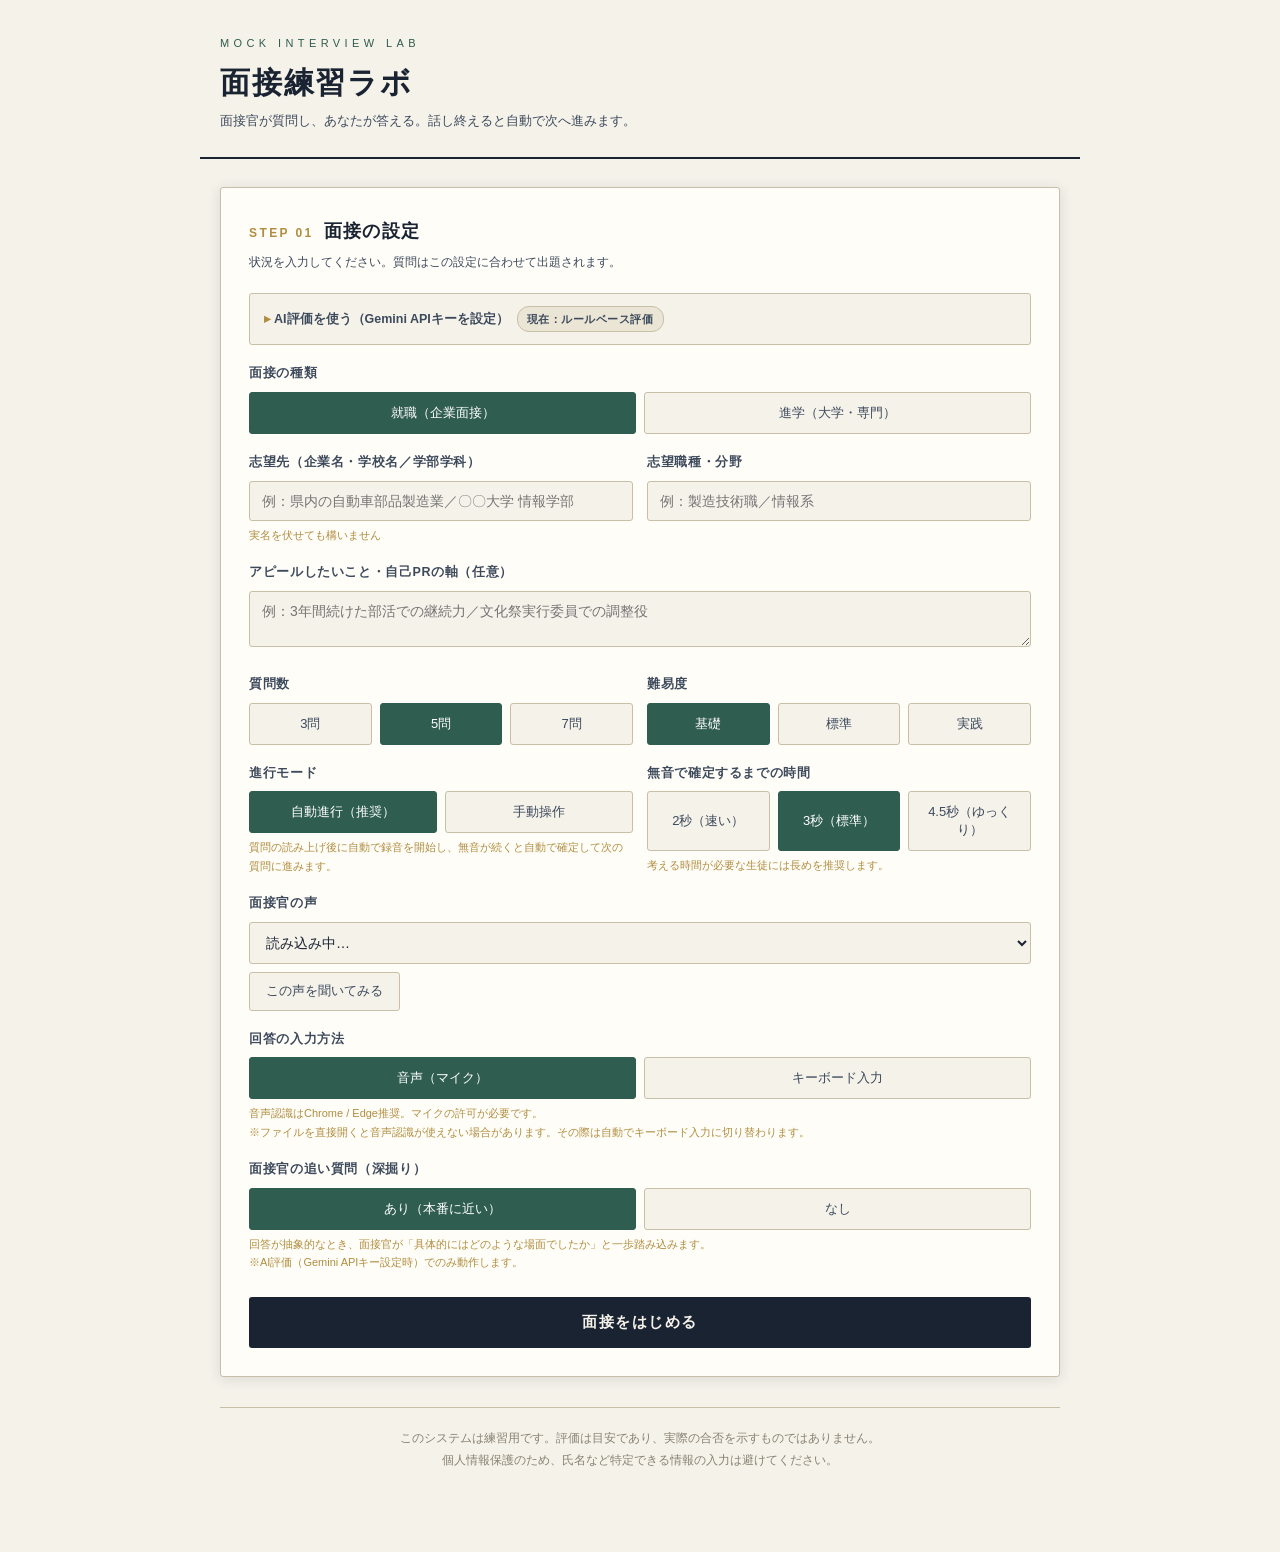
<file: index.html>
<!DOCTYPE html>
<html lang="ja">
<head>
<meta charset="UTF-8">
<meta name="viewport" content="width=device-width, initial-scale=1.0">
<title>面接練習ラボ｜AI模擬面接システム</title>
<!-- 画面の見た目と動作は外部ファイルで管理する -->
<link rel="stylesheet" href="style.css">
</head>
<body>
<!-- ===== ヘッダー ===== -->
<header>
  <div class="eyebrow">MOCK INTERVIEW LAB</div>
  <h1>面接練習ラボ</h1>
  <p>面接官が質問し、あなたが答える。話し終えると自動で次へ進みます。</p>
</header>

<div class="wrap">
<!-- ===== 面接設定 ===== -->
<section class="panel" id="setup">
  <h2><span class="num">STEP 01</span>面接の設定</h2>
  <p class="sub">状況を入力してください。質問はこの設定に合わせて出題されます。</p>

  <details class="acc" id="apiAcc">
    <summary>AI評価を使う（Gemini APIキーを設定）<span class="badge rule" id="modeBadge">現在：ルールベース評価</span></summary>
    <div class="body">
      <div class="field" style="margin-bottom:8px">
        <input type="password" id="apiKey" placeholder="AIza... （Google AI Studio で取得）">
        <div class="hint">キーを入れると質問生成・講評がAIによる高精度なものになります。未入力でもルールベース評価で全機能が動作します。キーはこの端末内にのみ保存されます。</div>
      </div>
      <div class="controls" style="margin-top:10px">
        <button class="ctrl" id="saveKey">保存して有効化</button>
        <button class="ctrl" id="testKey">接続テスト</button>
        <button class="ctrl" id="clearKey">キーを削除</button>
      </div>
      <div id="testResult" style="display:none;margin-top:12px;padding:14px 16px;border-radius:3px;font-family:'Hiragino Kaku Gothic ProN',sans-serif;font-size:12.5px;line-height:1.9"></div>
    </div>
  </details>

  <div class="field">
    <label>面接の種類</label>
    <div class="seg" id="segType">
      <button data-v="就職" class="on">就職（企業面接）</button>
      <button data-v="進学">進学（大学・専門）</button>
    </div>
  </div>

  <div class="row">
    <div class="field">
      <label>志望先（企業名・学校名／学部学科）</label>
      <input type="text" id="target" placeholder="例：県内の自動車部品製造業／〇〇大学 情報学部">
      <div class="hint">実名を伏せても構いません</div>
    </div>
    <div class="field">
      <label>志望職種・分野</label>
      <input type="text" id="role" placeholder="例：製造技術職／情報系">
    </div>
  </div>

  <div class="field">
    <label>アピールしたいこと・自己PRの軸（任意）</label>
    <textarea id="strength" rows="2" placeholder="例：3年間続けた部活での継続力／文化祭実行委員での調整役"></textarea>
  </div>

  <div class="row">
    <div class="field">
      <label>質問数</label>
      <div class="seg" id="segCount">
        <button data-v="3">3問</button><button data-v="5" class="on">5問</button><button data-v="7">7問</button>
      </div>
    </div>
    <div class="field">
      <label>難易度</label>
      <div class="seg" id="segLevel">
        <button data-v="基礎" class="on">基礎</button><button data-v="標準">標準</button><button data-v="実践">実践</button>
      </div>
    </div>
  </div>

  <div class="row">
    <div class="field">
      <label>進行モード</label>
      <div class="seg" id="segMode">
        <button data-v="auto" class="on">自動進行（推奨）</button>
        <button data-v="manual">手動操作</button>
      </div>
      <div class="hint" id="modeHint">質問の読み上げ後に自動で録音を開始し、無音が続くと自動で確定して次の質問に進みます。</div>
    </div>
    <div class="field">
      <label>無音で確定するまでの時間</label>
      <div class="seg" id="segSilence">
        <button data-v="2000">2秒（速い）</button><button data-v="3000" class="on">3秒（標準）</button><button data-v="4500">4.5秒（ゆっくり）</button>
      </div>
      <div class="hint">考える時間が必要な生徒には長めを推奨します。</div>
    </div>
  </div>

  <div class="field">
    <label>面接官の声</label>
    <select id="voiceSel" style="width:100%;font-family:'Hiragino Kaku Gothic ProN',sans-serif;font-size:14px;padding:11px 12px;border:1px solid var(--line);border-radius:3px;background:var(--paper);color:var(--ink)">
      <option>読み込み中…</option>
    </select>
    <div class="controls" style="margin-top:8px">
      <button class="ctrl" id="voiceTest">この声を聞いてみる</button>
    </div>
    <div class="hint" id="voiceHint"></div>
  </div>

  <div class="field">
    <label>回答の入力方法</label>
    <div class="seg" id="segInput">
      <button data-v="voice" class="on">音声（マイク）</button>
      <button data-v="text">キーボード入力</button>
    </div>
    <div class="hint" id="micHint">音声認識はChrome / Edge推奨。マイクの許可が必要です。<br>※ファイルを直接開くと音声認識が使えない場合があります。その際は自動でキーボード入力に切り替わります。</div>
  </div>

  <div class="field">
    <label>面接官の追い質問（深掘り）</label>
    <div class="seg" id="segFollow">
      <button data-v="on" class="on">あり（本番に近い）</button>
      <button data-v="off">なし</button>
    </div>
    <div class="hint">回答が抽象的なとき、面接官が「具体的にはどのような場面でしたか」と一歩踏み込みます。<br>※AI評価（Gemini APIキー設定時）でのみ動作します。</div>
  </div>

  <button class="btn-primary" id="startBtn">面接をはじめる</button>
  <div id="originWarn" style="display:none;margin-top:14px;padding:14px 16px;border-radius:3px;background:#fdf7e8;border:1px solid #b08d3f;font-family:'Hiragino Kaku Gothic ProN',sans-serif;font-size:12.5px;color:#7a5c50;line-height:1.85"></div>
  <div class="err" id="setupErr"></div>
</section>

<!-- ===== 面接室 ===== -->
<section class="room" id="room">
  <div class="progress-bar" id="progress"></div>

  <div class="stage" id="stage">
    <div class="stage-inner">
      <div class="avatar-col">
        <div class="avatar-frame" id="avatarFrame">
          <svg id="avatarSvg" viewBox="0 0 200 200" xmlns="http://www.w3.org/2000/svg">
            <defs>
              <linearGradient id="skin" x1="0" y1="0" x2="0" y2="1">
                <stop offset="0%" stop-color="#f0d5bc"/><stop offset="100%" stop-color="#dfbb9d"/>
              </linearGradient>
              <linearGradient id="suit" x1="0" y1="0" x2="0" y2="1">
                <stop offset="0%" stop-color="#2c3a44"/><stop offset="100%" stop-color="#1b262e"/>
              </linearGradient>
              <linearGradient id="hairG" x1="0" y1="0" x2="0" y2="1">
                <stop offset="0%" stop-color="#3b3a38"/><stop offset="100%" stop-color="#26251f"/>
              </linearGradient>
            </defs>
            <g>
              <!-- 肩・スーツ -->
              <path d="M40 200 Q42 156 74 146 L126 146 Q158 156 160 200 Z" fill="url(#suit)"/>
              <path d="M100 146 L88 200 L100 200 L112 200 L100 146Z" fill="#f2efe6"/>
              <path d="M100 150 L92 166 L100 178 L108 166 Z" fill="#8c3b34"/>
              <path d="M88 146 L100 168 L82 200 L74 146Z" fill="#354550" opacity=".85"/>
              <path d="M112 146 L100 168 L118 200 L126 146Z" fill="#354550" opacity=".85"/>
              <!-- 首 -->
              <rect x="88" y="122" width="24" height="30" rx="10" fill="#dcb595"/>
              <!-- 頭 -->
              <g id="head">
                <ellipse cx="100" cy="88" rx="42" ry="47" fill="url(#skin)"/>
                <!-- 耳 -->
                <ellipse cx="58" cy="92" rx="6" ry="9" fill="#dfbb9d"/>
                <ellipse cx="142" cy="92" rx="6" ry="9" fill="#dfbb9d"/>
                <!-- 髪 -->
                <path d="M58 82 Q60 40 100 40 Q140 40 142 82 Q140 62 128 58 Q112 66 100 62 Q84 66 72 58 Q60 62 58 82Z" fill="url(#hairG)"/>
                <!-- 眉 -->
                <path d="M74 74 Q84 70 92 73" stroke="#3b3a38" stroke-width="3.2" fill="none" stroke-linecap="round"/>
                <path d="M108 73 Q116 70 126 74" stroke="#3b3a38" stroke-width="3.2" fill="none" stroke-linecap="round"/>
                <!-- 目 -->
                <g id="eyes">
                  <ellipse id="eyeL" cx="83" cy="88" rx="7.5" ry="5.4" fill="#fff"/>
                  <ellipse id="eyeR" cx="117" cy="88" rx="7.5" ry="5.4" fill="#fff"/>
                  <circle id="pupL" cx="83" cy="88" r="3.4" fill="#2a2622"/>
                  <circle id="pupR" cx="117" cy="88" r="3.4" fill="#2a2622"/>
                  <circle cx="84.6" cy="86.6" r="1.1" fill="#fff" opacity=".9"/>
                  <circle cx="118.6" cy="86.6" r="1.1" fill="#fff" opacity=".9"/>
                </g>
                <!-- 鼻 -->
                <path d="M100 92 Q97 102 101 104" stroke="#c99b7c" stroke-width="2" fill="none" stroke-linecap="round"/>
                <!-- 口 -->
                <ellipse id="mouth" cx="100" cy="114" rx="10" ry="1.6" fill="#a8574c"/>
                <!-- メガネ -->
                <g opacity=".75" stroke="#4a4a46" stroke-width="2" fill="none">
                  <circle cx="83" cy="88" r="13"/><circle cx="117" cy="88" r="13"/>
                  <path d="M96 88 L104 88"/><path d="M70 86 L60 89"/><path d="M130 86 L140 89"/>
                </g>
              </g>
            </g>
          </svg>
        </div>
        <div class="avatar-name">面接官</div>
        <div class="avatar-state idle" id="avatarState">準備中</div>
      </div>

      <div class="q-col">
        <div class="q-meta">
          <span><span id="qCounter">質問 1</span><span id="followTag" style="display:none;margin-left:10px;padding:2px 9px;border-radius:11px;font-size:10px;background:#8c3b34;color:#fff;letter-spacing:.05em">追い質問</span></span>
          <span><span id="engineLive" style="margin-right:12px;padding:2px 9px;border-radius:11px;font-size:10px;letter-spacing:.05em"></span><span id="qCat">動機</span></span>
        </div>
        <div class="q-text" id="qText">…</div>
        <div class="q-intent" id="qIntent"></div>
        <div class="vu" id="vu"></div>
        <div class="countdown" id="countdown"></div>
        <div id="micLive" style="font-family:'Hiragino Kaku Gothic ProN',sans-serif;font-size:10.5px;color:#7f8f88;margin-top:6px;letter-spacing:.05em;display:none">
          ● マイク接続中（面接終了まで保持されます）
        </div>
      </div>
    </div>
  </div>

  <div class="answer-box empty" id="answerBox">ここに回答が入ります。</div>
  <div class="meta-line"><span class="st" id="micStatus"></span><span class="ct" id="charCount"></span></div>

  <div class="controls">
    <button class="ctrl" id="replayBtn">🔊 もう一度聞く</button>
    <button class="ctrl" id="intentBtn">質問の意図</button>
    <button class="ctrl rec" id="recBtn">● 録音</button>
    <button class="ctrl" id="clearBtn">やり直す</button>
    <button class="ctrl primary" id="nextBtn">確定して次へ →</button>
    <label class="auto-toggle"><input type="checkbox" id="autoChk" checked>自動進行</label>
  </div>
</section>

<!-- ===== 分析中 ===== -->
<div class="loader" id="loader">
  <div class="spin"></div>
  <p id="loaderMsg">回答を分析しています…</p>
</div>

<!-- ===== 評価結果 ===== -->
<section class="eval" id="eval"></section>

<div class="notice">
  このシステムは練習用です。評価は目安であり、実際の合否を示すものではありません。<br>
  個人情報保護のため、氏名など特定できる情報の入力は避けてください。
</div>
</div>

<!-- HTMLの読み込み後に画面の動作を初期化する -->
<script src="script.js"></script>
</body>
</html>
</file>
<file: style.css>
:root {
  --ink:#1a2332;
  --ink-soft:#3d4a5c;
  --paper:#f5f2ea;
  --paper-warm:#ebe5d6;
  --line:#c9bfa8;
  --accent:#2f5d50;
  --accent-soft:#4a7a6b;
  --gold:#b08d3f;
  --alert:#a4432f;
  --ok:#3f7a4a;
  --shadow:rgba(26,35,50,.12);
}
* {
  box-sizing:border-box;
  margin:0;
  padding:0
}
html {
  scroll-behavior:smooth
}
body {
  font-family:"Hiragino Mincho ProN","Yu Mincho",serif;
  background:var(--paper);
  color:var(--ink);
  line-height:1.75;
  -webkit-font-smoothing:antialiased
}
.wrap {
  max-width:880px;
  margin:0 auto;
  padding:0 20px 80px
}
header {
  border-bottom:2px solid var(--ink);
  padding:34px 20px 24px;
  max-width:880px;
  margin:0 auto
}
.eyebrow {
  font-family:"Hiragino Kaku Gothic ProN",sans-serif;
  font-size:11px;
  letter-spacing:.4em;
  color:var(--accent);
  margin-bottom:10px
}
header h1 {
  font-size:30px;
  font-weight:600;
  letter-spacing:.06em;
  line-height:1.3
}
header p {
  font-family:"Hiragino Kaku Gothic ProN",sans-serif;
  font-size:13px;
  color:var(--ink-soft);
  margin-top:8px
}
.panel {
  background:#fffdf8;
  border:1px solid var(--line);
  border-radius:3px;
  padding:28px;
  margin-top:28px;
  box-shadow:0 2px 14px var(--shadow)
}
.panel h2 {
  font-size:18px;
  letter-spacing:.08em;
  margin-bottom:4px;
  display:flex;
  align-items:baseline;
  gap:10px
}
.panel h2 .num {
  font-family:"Hiragino Kaku Gothic ProN",sans-serif;
  font-size:12px;
  color:var(--gold);
  letter-spacing:.2em
}
.panel .sub {
  font-family:"Hiragino Kaku Gothic ProN",sans-serif;
  font-size:12px;
  color:var(--ink-soft);
  margin-bottom:20px
}
.field {
  margin-bottom:18px
}
.field label {
  display:block;
  font-family:"Hiragino Kaku Gothic ProN",sans-serif;
  font-size:12.5px;
  font-weight:600;
  letter-spacing:.05em;
  margin-bottom:7px;
  color:var(--ink-soft)
}
.seg {
  display:flex;
  gap:8px;
  flex-wrap:wrap
}
.seg button {
  flex:1;
  min-width:108px;
  font-family:"Hiragino Kaku Gothic ProN",sans-serif;
  font-size:13px;
  padding:11px 10px;
  cursor:pointer;
  background:var(--paper);
  border:1px solid var(--line);
  border-radius:3px;
  color:var(--ink-soft);
  transition:all .15s
}
.seg button:hover {
  border-color:var(--accent-soft)
}
.seg button.on {
  background:var(--accent);
  color:#fff;
  border-color:var(--accent)
}
input[type=text],input[type=password],textarea {
  width:100%;
  font-family:"Hiragino Kaku Gothic ProN",sans-serif;
  font-size:14px;
  padding:11px 12px;
  border:1px solid var(--line);
  border-radius:3px;
  background:var(--paper);
  color:var(--ink);
  resize:vertical
}
input:focus,textarea:focus {
  outline:2px solid var(--accent-soft);
  outline-offset:-1px;
  border-color:var(--accent)
}
.row {
  display:flex;
  gap:14px;
  flex-wrap:wrap
}
.row .field {
  flex:1;
  min-width:200px
}
.hint {
  font-family:"Hiragino Kaku Gothic ProN",sans-serif;
  font-size:11px;
  color:var(--gold);
  margin-top:5px;
  line-height:1.65
}
.btn-primary {
  font-family:"Hiragino Kaku Gothic ProN",sans-serif;
  font-size:15px;
  font-weight:600;
  letter-spacing:.1em;
  width:100%;
  padding:16px;
  cursor:pointer;
  margin-top:8px;
  background:var(--ink);
  color:var(--paper);
  border:none;
  border-radius:3px;
  transition:background .2s
}
.btn-primary:hover {
  background:var(--accent)
}
.btn-primary:disabled {
  opacity:.4;
  cursor:not-allowed
}
.acc {
  border:1px solid var(--line);
  border-radius:3px;
  margin-bottom:18px;
  background:var(--paper)
}
.acc summary {
  font-family:"Hiragino Kaku Gothic ProN",sans-serif;
  font-size:12.5px;
  font-weight:600;
  padding:12px 14px;
  cursor:pointer;
  color:var(--ink-soft);
  list-style:none
}
.acc summary::-webkit-details-marker {
  display:none
}
.acc summary::before {
  content:"▸ ";
  color:var(--gold)
}
.acc[open] summary::before {
  content:"▾ "
}
.acc .body {
  padding:0 14px 16px
}
.badge {
  display:inline-block;
  font-family:"Hiragino Kaku Gothic ProN",sans-serif;
  font-size:10.5px;
  padding:3px 9px;
  border-radius:12px;
  letter-spacing:.05em;
  margin-left:8px;
  white-space:nowrap
}
.badge.ai {
  background:var(--accent);
  color:#fff
}
.badge.rule {
  background:var(--paper-warm);
  color:var(--ink-soft);
  border:1px solid var(--line)
}

/* ===== 面接室 ===== */
.room {
  margin-top:28px;
  display:none
}
.progress-bar {
  display:flex;
  gap:6px;
  margin-bottom:20px
}
.progress-bar span {
  flex:1;
  height:4px;
  background:var(--paper-warm);
  border-radius:2px;
  transition:background .4s
}
.progress-bar span.done {
  background:var(--accent)
}
.progress-bar span.current {
  background:var(--gold)
}

.stage {
  background:linear-gradient(170deg,#25352f,#1a2332);
  border-radius:3px;
  padding:26px 28px 22px;
  box-shadow:0 4px 20px rgba(26,35,50,.28);
  position:relative;
  overflow:hidden
}
.stage::after {
  content:"";
  position:absolute;
  inset:0;
  background:radial-gradient(ellipse at 30% 20%,rgba(232,217,168,.07),transparent 60%);
  pointer-events:none
}
.stage-inner {
  display:flex;
  gap:26px;
  align-items:flex-start;
  position:relative;
  z-index:1
}
.avatar-col {
  flex:0 0 168px;
  text-align:center
}
.avatar-frame {
  width:168px;
  height:168px;
  border-radius:50%;
  background:radial-gradient(circle at 50% 35%,#3a4f47,#22302b);
  border:2px solid rgba(232,217,168,.3);
  display:flex;
  align-items:center;
  justify-content:center;
  overflow:hidden;
  transition:border-color .4s,box-shadow .4s
}
.avatar-frame.listening {
  border-color:rgba(164,67,47,.75);
  box-shadow:0 0 0 4px rgba(164,67,47,.14)
}
.avatar-frame.speaking {
  border-color:rgba(232,217,168,.75);
  box-shadow:0 0 0 4px rgba(232,217,168,.13)
}
.avatar-frame.thinking {
  border-color:rgba(176,141,63,.6)
}
#avatarSvg {
  width:150px;
  height:150px;
  transition:transform .35s cubic-bezier(.34,1.4,.64,1)
}
.avatar-name {
  font-family:"Hiragino Kaku Gothic ProN",sans-serif;
  font-size:12px;
  color:#c9d0c5;
  margin-top:12px;
  letter-spacing:.08em
}
.avatar-state {
  font-family:"Hiragino Kaku Gothic ProN",sans-serif;
  font-size:11px;
  margin-top:5px;
  letter-spacing:.06em;
  min-height:16px
}
.avatar-state.listening {
  color:#e08a72
}
.avatar-state.speaking {
  color:#e8d9a8
}
.avatar-state.thinking {
  color:#b08d3f
}
.avatar-state.idle {
  color:#8a9690
}

.q-col {
  flex:1;
  min-width:0
}

/* ===== 本番モード（音声入力時）=====
面接官を大きく中央に据え、質問文は表示しない。
Chromebook（画面高768px前後）でもスクロールせず全体が収まるよう、
アバターの大きさは画面の高さを基準に決める。 */
.stage.live {
  padding:2.2vh 28px 1.8vh
}
.stage.live .stage-inner {
  flex-direction:column;
  align-items:center;
  gap:.8vh
}
.stage.live .avatar-col {
  flex:none
}
.stage.live .avatar-frame {
  width:min(46vh,400px);
  height:min(46vh,400px);
  border-width:3px
}
.stage.live #avatarSvg {
  width:90%;
  height:90%
}
.stage.live .avatar-name {
  font-size:13px;
  margin-top:1vh;
  letter-spacing:.16em
}
.stage.live .avatar-state {
  font-size:12px;
  margin-top:2px
}
.stage.live .q-col {
  width:100%;
  max-width:520px;
  text-align:center
}
.stage.live .q-text {
  display:none
}          /* 質問文は出さない */
.stage.live .q-meta {
  justify-content:center;
  gap:18px;
  margin-bottom:0
}
.stage.live .q-intent {
  text-align:left
}
.stage.live .vu {
  margin-top:1vh
}
.stage.live .countdown {
  text-align:center;
  min-height:15px
}

/* 面接中は、画面に収めるため周辺の要素を圧縮・非表示にする */
body.interviewing header {
  display:none
}
body.interviewing .wrap {
  padding-bottom:14px
}
body.interviewing .room {
  margin-top:14px
}
body.interviewing .progress-bar {
  margin-bottom:12px
}
body.interviewing .notice {
  display:none
}
body.interviewing .answer-box {
  min-height:64px;
  max-height:16vh;
  overflow-y:auto;
  margin-top:12px;
  padding:11px 15px
}
body.interviewing .controls {
  margin-top:10px
}
body.interviewing .ctrl {
  padding:9px 15px
}

/* 画面が低い端末ではさらに詰める */
@media(max-height:700px) {
  .stage.live .avatar-frame {
    width:min(42vh,320px);
    height:min(42vh,320px)
  }
.stage.live .avatar-name {
  font-size:12px
}
body.interviewing .answer-box {
  min-height:56px;
  max-height:14vh
}
}
@media(max-width:680px) {
  .stage.live .avatar-frame {
    width:min(34vh,240px);
    height:min(34vh,240px)
  }
}
.q-meta {
  font-family:"Hiragino Kaku Gothic ProN",sans-serif;
  font-size:11px;
  letter-spacing:.2em;
  color:#b08d3f;
  display:flex;
  justify-content:space-between;
  margin-bottom:12px
}
.q-text {
  font-size:20px;
  line-height:1.65;
  letter-spacing:.03em;
  color:var(--paper);
  min-height:66px
}
.q-intent {
  font-family:"Hiragino Kaku Gothic ProN",sans-serif;
  font-size:11.5px;
  color:#a8b5ad;
  margin-top:12px;
  padding-top:11px;
  border-top:1px dashed rgba(201,191,168,.28);
  display:none;
  line-height:1.7
}
.q-intent.show {
  display:block
}
.q-intent b {
  color:#e8d9a8
}

/* 音量メーター */
.vu {
  display:flex;
  align-items:flex-end;
  gap:3px;
  height:22px;
  margin-top:14px;
  opacity:0;
  transition:opacity .3s
}
.vu.on {
  opacity:1
}
.vu i {
  flex:1;
  background:rgba(232,217,168,.3);
  border-radius:1px;
  height:3px;
  transition:height .09s ease,background .09s
}
.countdown {
  font-family:"Hiragino Kaku Gothic ProN",sans-serif;
  font-size:11.5px;
  color:#e08a72;
  margin-top:8px;
  min-height:17px;
  letter-spacing:.04em
}

/* 回答表示 */
.answer-box {
  margin-top:16px;
  min-height:96px;
  padding:15px 17px;
  background:#fffdf8;
  border:1px solid var(--line);
  border-radius:3px;
  font-family:"Hiragino Kaku Gothic ProN",sans-serif;
  font-size:14px;
  white-space:pre-wrap;
  color:var(--ink);
  line-height:1.9
}
.answer-box:focus {
  outline:2px solid var(--accent-soft);
  outline-offset:-1px
}
.answer-box.empty {
  color:#a99;
  font-style:italic
}
.answer-box .interim {
  color:#9a9284
}
.meta-line {
  display:flex;
  justify-content:space-between;
  font-family:"Hiragino Kaku Gothic ProN",sans-serif;
  font-size:11.5px;
  margin-top:7px;
  min-height:18px
}
.meta-line .st {
  color:var(--alert)
}
.meta-line .ct {
  color:#8a8272
}
.controls {
  display:flex;
  gap:9px;
  margin-top:16px;
  flex-wrap:wrap
}
.ctrl {
  font-family:"Hiragino Kaku Gothic ProN",sans-serif;
  font-size:12.5px;
  padding:10px 16px;
  cursor:pointer;
  border-radius:3px;
  border:1px solid var(--line);
  background:var(--paper);
  color:var(--ink-soft);
  transition:all .15s
}
.ctrl:hover {
  border-color:var(--accent-soft);
  color:var(--accent)
}
.ctrl.primary {
  background:var(--accent);
  color:#fff;
  border-color:var(--accent)
}
.ctrl.primary:hover {
  background:var(--accent-soft)
}
.ctrl.rec {
  background:var(--alert);
  color:#fff;
  border-color:var(--alert)
}
.ctrl.rec.active {
  animation:pulse 1.2s infinite
}
@keyframes pulse {
  0%,100% {
    opacity:1
  }50% {
  opacity:.55
}
}
.ctrl:disabled {
  opacity:.35;
  cursor:not-allowed
}
.auto-toggle {
  display:flex;
  align-items:center;
  gap:8px;
  font-family:"Hiragino Kaku Gothic ProN",sans-serif;
  font-size:12px;
  color:#8a8272;
  margin-left:auto
}
.auto-toggle input {
  width:16px;
  height:16px;
  accent-color:var(--accent);
  cursor:pointer
}

.loader {
  text-align:center;
  padding:40px;
  display:none
}
.loader .spin {
  width:34px;
  height:34px;
  border:3px solid var(--paper-warm);
  border-top-color:var(--accent);
  border-radius:50%;
  margin:0 auto 14px;
  animation:rot 1s linear infinite
}
@keyframes rot {
  to {
    transform:rotate(360deg)
  }
}
.loader p {
  font-family:"Hiragino Kaku Gothic ProN",sans-serif;
  font-size:13px;
  color:var(--ink-soft)
}

/* ===== 結果 ===== */
.eval {
  margin-top:20px;
  display:none
}
.eval-card {
  background:#fffdf8;
  border:1px solid var(--line);
  border-radius:3px;
  padding:26px 28px;
  margin-bottom:18px;
  box-shadow:0 2px 14px var(--shadow)
}
.eval-q {
  font-size:15px;
  color:var(--ink-soft);
  margin-bottom:6px;
  font-family:"Hiragino Kaku Gothic ProN",sans-serif;
  font-weight:600
}
.eval-a {
  font-size:13px;
  color:#7a7264;
  margin-bottom:20px;
  font-family:"Hiragino Kaku Gothic ProN",sans-serif;
  padding:10px 12px;
  background:var(--paper);
  border-radius:3px;
  line-height:1.8
}
.scores {
  display:grid;
  grid-template-columns:1fr 1fr;
  gap:14px 24px;
  margin-bottom:20px
}
.score-head {
  display:flex;
  justify-content:space-between;
  align-items:baseline;
  font-family:"Hiragino Kaku Gothic ProN",sans-serif;
  font-size:12.5px;
  margin-bottom:5px
}
.score-head .name {
  color:var(--ink-soft);
  font-weight:600
}
.score-head .val {
  color:var(--accent);
  font-weight:700;
  font-size:14px
}
.meter {
  height:7px;
  background:var(--paper-warm);
  border-radius:4px;
  overflow:hidden
}
.meter i {
  display:block;
  height:100%;
  background:linear-gradient(90deg,var(--accent-soft),var(--accent));
  border-radius:4px;
  transition:width .8s ease
}
.score-note {
  font-family:"Hiragino Kaku Gothic ProN",sans-serif;
  font-size:11px;
  color:#8a8272;
  margin-top:4px;
  line-height:1.6
}
.fb-block {
  margin-bottom:16px
}
.fb-block h4 {
  font-family:"Hiragino Kaku Gothic ProN",sans-serif;
  font-size:13px;
  letter-spacing:.08em;
  margin-bottom:8px;
  padding-left:10px;
  border-left:3px solid var(--gold)
}
.fb-block.good h4 {
  border-color:var(--ok)
}
.fb-block.fix h4 {
  border-color:var(--alert)
}
.fb-block ul {
  list-style:none
}
.fb-block li {
  font-family:"Hiragino Kaku Gothic ProN",sans-serif;
  font-size:13.5px;
  padding:6px 0 6px 20px;
  position:relative;
  color:var(--ink-soft);
  line-height:1.75
}
.fb-block li::before {
  content:"—";
  position:absolute;
  left:0;
  color:var(--gold)
}
.fb-block.good li::before {
  content:"✓";
  color:var(--ok)
}
.fb-block.fix li::before {
  content:"→";
  color:var(--alert)
}
.model-ans {
  background:var(--paper);
  border:1px dashed var(--line);
  border-radius:3px;
  padding:16px;
  margin-top:8px;
  font-family:"Hiragino Kaku Gothic ProN",sans-serif;
  font-size:13px;
  color:var(--ink-soft);
  line-height:1.85
}
.model-ans .tag {
  font-size:11px;
  color:var(--gold);
  letter-spacing:.1em;
  display:block;
  margin-bottom:6px
}
.summary-card {
  background:var(--ink);
  color:var(--paper);
  border-radius:3px;
  padding:30px 32px;
  margin-bottom:18px
}
.summary-card h3 {
  font-size:19px;
  letter-spacing:.1em;
  margin-bottom:6px;
  font-weight:600
}
.summary-card .overall {
  font-family:"Hiragino Kaku Gothic ProN",sans-serif;
  display:flex;
  align-items:baseline;
  gap:8px;
  margin:18px 0
}
.summary-card .overall .big {
  font-size:46px;
  font-weight:700;
  color:#e8d9a8;
  font-family:serif
}
.summary-card .overall .max {
  font-size:16px;
  color:#a8b5a8
}
.summary-card p {
  font-family:"Hiragino Kaku Gothic ProN",sans-serif;
  font-size:13.5px;
  line-height:1.85;
  color:#d8dcd2
}
.radar-wrap {
  text-align:center;
  margin:10px 0 6px
}
.action-list {
  margin-top:16px;
  counter-reset:a;
  list-style:none
}
.action-list li {
  font-family:"Hiragino Kaku Gothic ProN",sans-serif;
  font-size:13.5px;
  padding:7px 0 7px 26px;
  position:relative;
  color:#e6e9e2;
  line-height:1.75
}
.action-list li::before {
  content:counter(a);
  counter-increment:a;
  position:absolute;
  left:0;
  top:9px;
  width:17px;
  height:17px;
  background:var(--gold);
  color:var(--ink);
  border-radius:50%;
  font-size:10px;
  display:flex;
  align-items:center;
  justify-content:center;
  font-weight:700;
  font-family:sans-serif
}
.foot-btns {
  display:flex;
  gap:12px;
  justify-content:center;
  margin-top:24px;
  flex-wrap:wrap
}
.foot-btns button {
  font-family:"Hiragino Kaku Gothic ProN",sans-serif;
  padding:13px 32px;
  background:var(--paper);
  border:1px solid var(--ink);
  border-radius:3px;
  color:var(--ink);
  font-size:14px;
  letter-spacing:.06em;
  cursor:pointer
}
.foot-btns button:hover {
  background:var(--ink);
  color:var(--paper)
}
.notice {
  font-family:"Hiragino Kaku Gothic ProN",sans-serif;
  font-size:11.5px;
  color:#8a8272;
  text-align:center;
  margin-top:30px;
  padding-top:20px;
  border-top:1px solid var(--line);
  line-height:1.9
}
.err {
  background:#fbeeeb;
  border:1px solid var(--alert);
  color:var(--alert);
  padding:14px 16px;
  border-radius:3px;
  margin-top:14px;
  font-family:"Hiragino Kaku Gothic ProN",sans-serif;
  font-size:13px;
  display:none;
  line-height:1.7
}
@media(max-width:680px) {
  .stage-inner {
    flex-direction:column;
    align-items:center
  }
.avatar-col {
  flex:none
}
.q-col {
  width:100%
}
.q-text {
  font-size:18px;
  text-align:center
}
.scores {
  grid-template-columns:1fr
}
header h1 {
  font-size:24px
}
.panel {
  padding:20px
}
}
@media print {
  .controls,.foot-btns,.progress-bar,header,.stage {
    display:none
  }body {
  background:#fff
}
}
</file>
